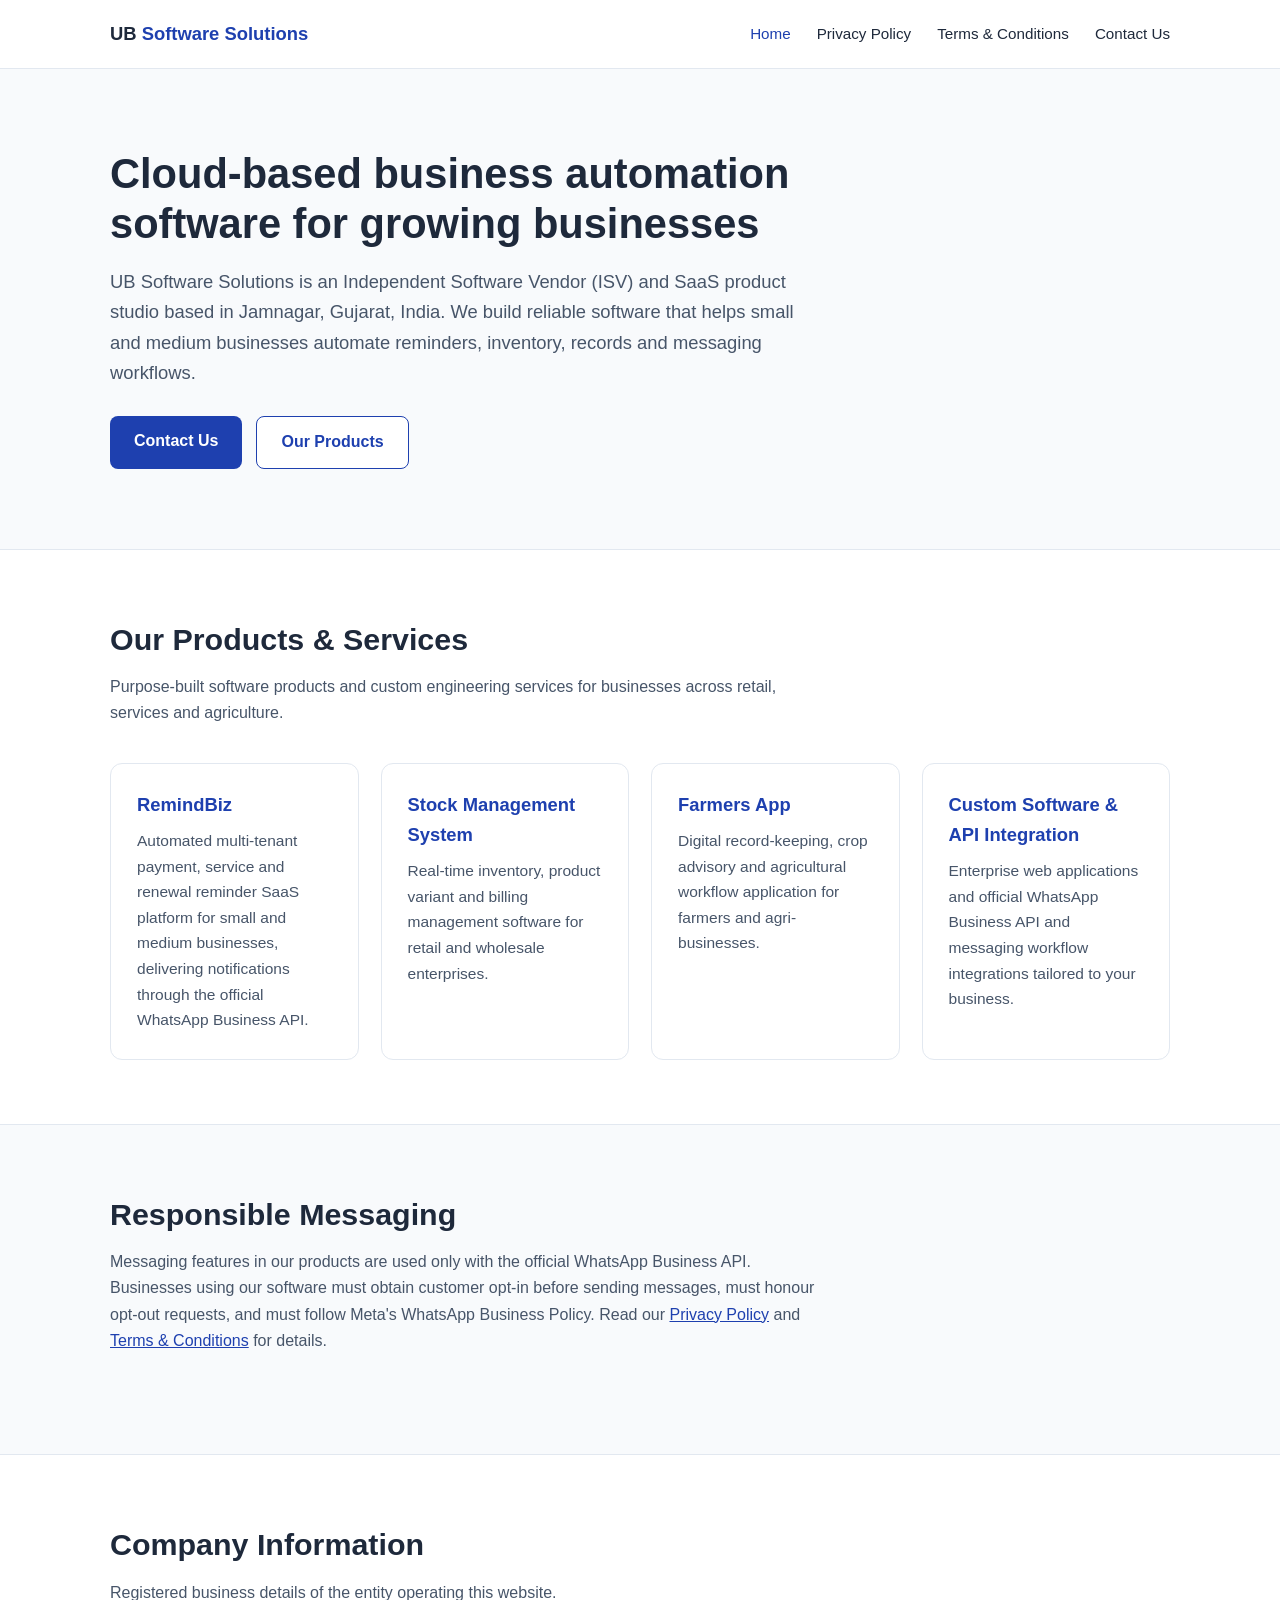
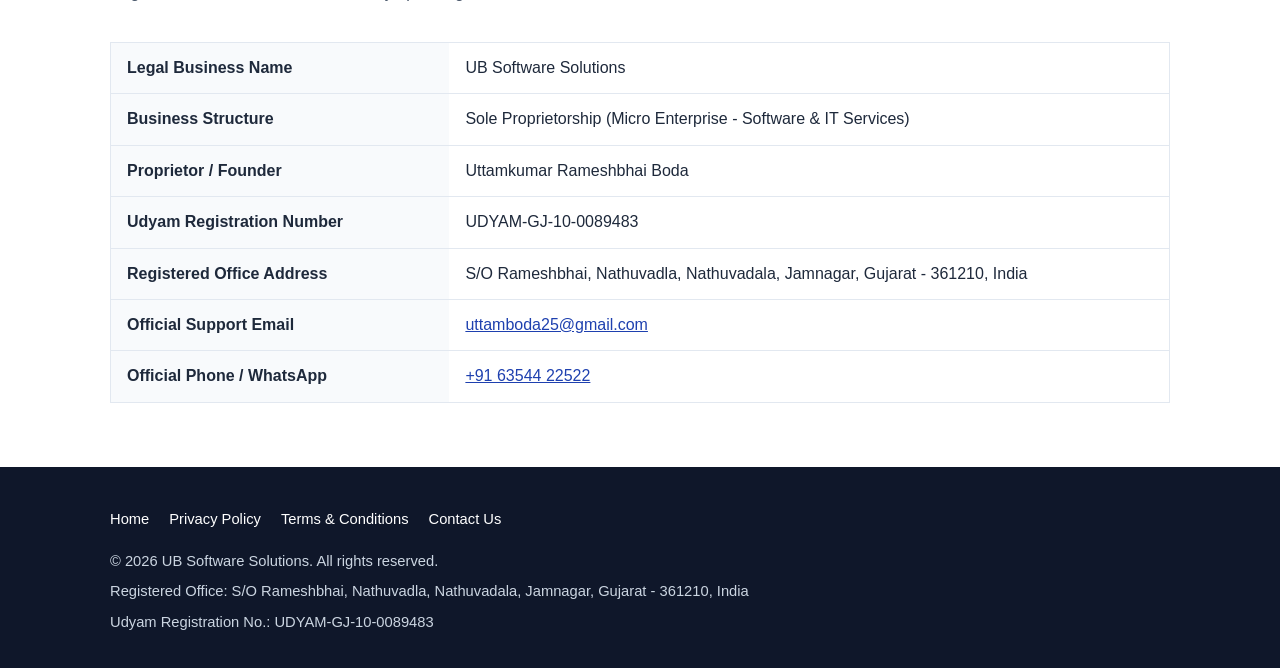
<file: index.html>
<!DOCTYPE html>
<html lang="en">
<head>
  <meta charset="UTF-8" />
  <meta name="viewport" content="width=device-width, initial-scale=1.0" />
  <title>UB Software Solutions | SaaS &amp; Business Automation Software</title>
  <meta name="description" content="UB Software Solutions is an Independent Software Vendor (ISV) building cloud-based business automation tools, including RemindBiz, Stock Management System and Farmers App." />
  <meta name="facebook-domain-verification" content="5dtcrk3jcynp0w3dr5dzy462nuy3rb" />
  <link rel="stylesheet" href="./css/style.css" />
</head>
<body>
  <header class="site-header">
    <div class="container nav">
      <a class="brand" href="./index.html">UB <span>Software Solutions</span></a>
      <button class="nav-toggle" id="navToggle" aria-label="Toggle navigation" aria-expanded="false" aria-controls="navLinks">&#9776;</button>
      <ul class="nav-links" id="navLinks">
        <li><a class="active" href="./index.html">Home</a></li>
        <li><a href="./privacy-policy/index.html">Privacy Policy</a></li>
        <li><a href="./terms/index.html">Terms &amp; Conditions</a></li>
        <li><a href="./contact/index.html">Contact Us</a></li>
      </ul>
    </div>
  </header>

  <main>
    <div class="hero">
      <div class="container">
        <h1>Cloud-based business automation software for growing businesses</h1>
        <p>UB Software Solutions is an Independent Software Vendor (ISV) and SaaS product studio based in Jamnagar, Gujarat, India. We build reliable software that helps small and medium businesses automate reminders, inventory, records and messaging workflows.</p>
        <div class="actions">
          <a class="btn" href="./contact/index.html">Contact Us</a>
          <a class="btn btn-outline" href="#products">Our Products</a>
        </div>
      </div>
    </div>

    <section id="products">
      <div class="container">
        <h2 class="section-title">Our Products &amp; Services</h2>
        <p class="section-sub">Purpose-built software products and custom engineering services for businesses across retail, services and agriculture.</p>
        <div class="grid">
          <div class="card">
            <h3>RemindBiz</h3>
            <p>Automated multi-tenant payment, service and renewal reminder SaaS platform for small and medium businesses, delivering notifications through the official WhatsApp Business API.</p>
          </div>
          <div class="card">
            <h3>Stock Management System</h3>
            <p>Real-time inventory, product variant and billing management software for retail and wholesale enterprises.</p>
          </div>
          <div class="card">
            <h3>Farmers App</h3>
            <p>Digital record-keeping, crop advisory and agricultural workflow application for farmers and agri-businesses.</p>
          </div>
          <div class="card">
            <h3>Custom Software &amp; API Integration</h3>
            <p>Enterprise web applications and official WhatsApp Business API and messaging workflow integrations tailored to your business.</p>
          </div>
        </div>
      </div>
    </section>

    <section class="alt">
      <div class="container">
        <h2 class="section-title">Responsible Messaging</h2>
        <p class="section-sub">Messaging features in our products are used only with the official WhatsApp Business API. Businesses using our software must obtain customer opt-in before sending messages, must honour opt-out requests, and must follow Meta's WhatsApp Business Policy. Read our <a href="./privacy-policy/index.html">Privacy Policy</a> and <a href="./terms/index.html">Terms &amp; Conditions</a> for details.</p>
      </div>
    </section>

    <section>
      <div class="container">
        <h2 class="section-title">Company Information</h2>
        <p class="section-sub">Registered business details of the entity operating this website.</p>
        <table class="details-table">
          <tr><th>Legal Business Name</th><td>UB Software Solutions</td></tr>
          <tr><th>Business Structure</th><td>Sole Proprietorship (Micro Enterprise - Software &amp; IT Services)</td></tr>
          <tr><th>Proprietor / Founder</th><td>Uttamkumar Rameshbhai Boda</td></tr>
          <tr><th>Udyam Registration Number</th><td>UDYAM-GJ-10-0089483</td></tr>
          <tr><th>Registered Office Address</th><td>S/O Rameshbhai, Nathuvadla, Nathuvadala, Jamnagar, Gujarat - 361210, India</td></tr>
          <tr><th>Official Support Email</th><td><a href="mailto:uttamboda25@gmail.com">uttamboda25@gmail.com</a></td></tr>
          <tr><th>Official Phone / WhatsApp</th><td><a href="tel:+916354422522">+91 63544 22522</a></td></tr>
        </table>
      </div>
    </section>
  </main>

  <footer class="site-footer">
    <div class="container">
      <ul class="footer-links">
        <li><a href="./index.html">Home</a></li>
        <li><a href="./privacy-policy/index.html">Privacy Policy</a></li>
        <li><a href="./terms/index.html">Terms &amp; Conditions</a></li>
        <li><a href="./contact/index.html">Contact Us</a></li>
      </ul>
      <p>&copy; 2026 UB Software Solutions. All rights reserved.</p>
      <p>Registered Office: S/O Rameshbhai, Nathuvadla, Nathuvadala, Jamnagar, Gujarat - 361210, India</p>
      <p>Udyam Registration No.: UDYAM-GJ-10-0089483</p>
    </div>
  </footer>

  <script>
    (function () {
      var btn = document.getElementById('navToggle');
      var links = document.getElementById('navLinks');
      btn.addEventListener('click', function () {
        var open = links.classList.toggle('open');
        btn.setAttribute('aria-expanded', open ? 'true' : 'false');
      });
    })();
  </script>
</body>
</html>
</file>
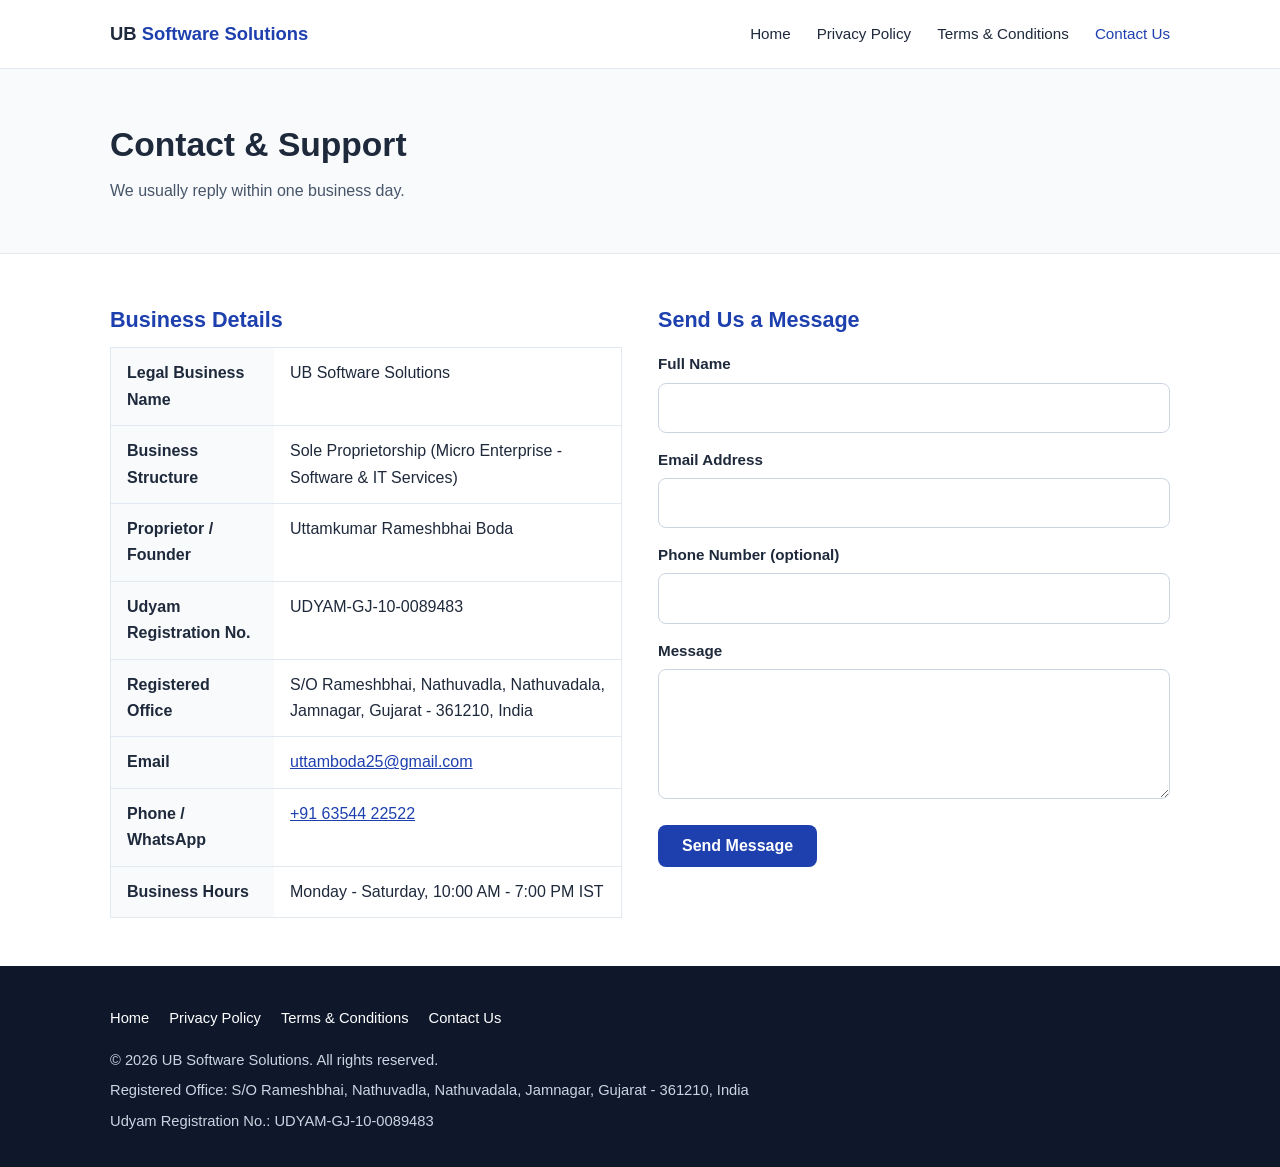
<file: contact/index.html>
<!DOCTYPE html>
<html lang="en">
<head>
  <meta charset="UTF-8" />
  <meta name="viewport" content="width=device-width, initial-scale=1.0" />
  <title>Contact Us | UB Software Solutions</title>
  <meta name="description" content="Contact UB Software Solutions, Jamnagar, Gujarat. Registered address, Udyam number, email, phone and business hours." />
  <link rel="stylesheet" href="../css/style.css" />
</head>
<body>
  <header class="site-header">
    <div class="container nav">
      <a class="brand" href="../index.html">UB <span>Software Solutions</span></a>
      <button class="nav-toggle" id="navToggle" aria-label="Toggle navigation" aria-expanded="false" aria-controls="navLinks">&#9776;</button>
      <ul class="nav-links" id="navLinks">
        <li><a href="../index.html">Home</a></li>
        <li><a href="../privacy-policy/index.html">Privacy Policy</a></li>
        <li><a href="../terms/index.html">Terms &amp; Conditions</a></li>
        <li><a class="active" href="../contact/index.html">Contact Us</a></li>
      </ul>
    </div>
  </header>

  <main>
    <div class="page-head">
      <div class="container">
        <h1>Contact &amp; Support</h1>
        <p>We usually reply within one business day.</p>
      </div>
    </div>

    <div class="content">
      <div class="container contact-grid">
        <div>
          <h2 style="margin-top:0">Business Details</h2>
          <table class="details-table">
            <tr><th>Legal Business Name</th><td>UB Software Solutions</td></tr>
            <tr><th>Business Structure</th><td>Sole Proprietorship (Micro Enterprise - Software &amp; IT Services)</td></tr>
            <tr><th>Proprietor / Founder</th><td>Uttamkumar Rameshbhai Boda</td></tr>
            <tr><th>Udyam Registration No.</th><td>UDYAM-GJ-10-0089483</td></tr>
            <tr><th>Registered Office</th><td>S/O Rameshbhai, Nathuvadla, Nathuvadala, Jamnagar, Gujarat - 361210, India</td></tr>
            <tr><th>Email</th><td><a href="mailto:uttamboda25@gmail.com">uttamboda25@gmail.com</a></td></tr>
            <tr><th>Phone / WhatsApp</th><td><a href="tel:+916354422522">+91 63544 22522</a></td></tr>
            <tr><th>Business Hours</th><td>Monday - Saturday, 10:00 AM - 7:00 PM IST</td></tr>
          </table>
        </div>

        <div>
          <h2 style="margin-top:0">Send Us a Message</h2>
          <form id="contactForm" novalidate>
            <label for="name">Full Name</label>
            <input type="text" id="name" name="name" required autocomplete="name" />

            <label for="email">Email Address</label>
            <input type="email" id="email" name="email" required autocomplete="email" />

            <label for="phone">Phone Number (optional)</label>
            <input type="tel" id="phone" name="phone" autocomplete="tel" />

            <label for="message">Message</label>
            <textarea id="message" name="message" required></textarea>

            <button type="submit" class="btn">Send Message</button>
            <p class="form-status" id="formStatus" role="status" aria-live="polite"></p>
          </form>
        </div>
      </div>
    </div>
  </main>

  <footer class="site-footer">
    <div class="container">
      <ul class="footer-links">
        <li><a href="../index.html">Home</a></li>
        <li><a href="../privacy-policy/index.html">Privacy Policy</a></li>
        <li><a href="../terms/index.html">Terms &amp; Conditions</a></li>
        <li><a href="../contact/index.html">Contact Us</a></li>
      </ul>
      <p>&copy; 2026 UB Software Solutions. All rights reserved.</p>
      <p>Registered Office: S/O Rameshbhai, Nathuvadla, Nathuvadala, Jamnagar, Gujarat - 361210, India</p>
      <p>Udyam Registration No.: UDYAM-GJ-10-0089483</p>
    </div>
  </footer>

  <script>
    (function () {
      var btn = document.getElementById('navToggle');
      var links = document.getElementById('navLinks');
      btn.addEventListener('click', function () {
        var open = links.classList.toggle('open');
        btn.setAttribute('aria-expanded', open ? 'true' : 'false');
      });

      // Contact form: validates, then opens the visitor's email client with the message
      // addressed to the official support email (no backend required on GitHub Pages).
      var form = document.getElementById('contactForm');
      var status = document.getElementById('formStatus');
      form.addEventListener('submit', function (e) {
        e.preventDefault();
        var name = form.name.value.trim();
        var email = form.email.value.trim();
        var phone = form.phone.value.trim();
        var message = form.message.value.trim();
        status.style.color = '#B91C1C';
        if (!name || !message) { status.textContent = 'Please enter your name and message.'; return; }
        if (!/^[^\s@]+@[^\s@]+\.[^\s@]+$/.test(email)) { status.textContent = 'Please enter a valid email address.'; return; }
        var body = 'Name: ' + name + '\nEmail: ' + email + (phone ? '\nPhone: ' + phone : '') + '\n\n' + message;
        window.location.href = 'mailto:uttamboda25@gmail.com?subject=' +
          encodeURIComponent('Website enquiry from ' + name) + '&body=' + encodeURIComponent(body);
        status.style.color = '#166534';
        status.textContent = 'Thank you. Your email app should open with the message ready to send to uttamboda25@gmail.com.';
        form.reset();
      });
    })();
  </script>
</body>
</html>
</file>
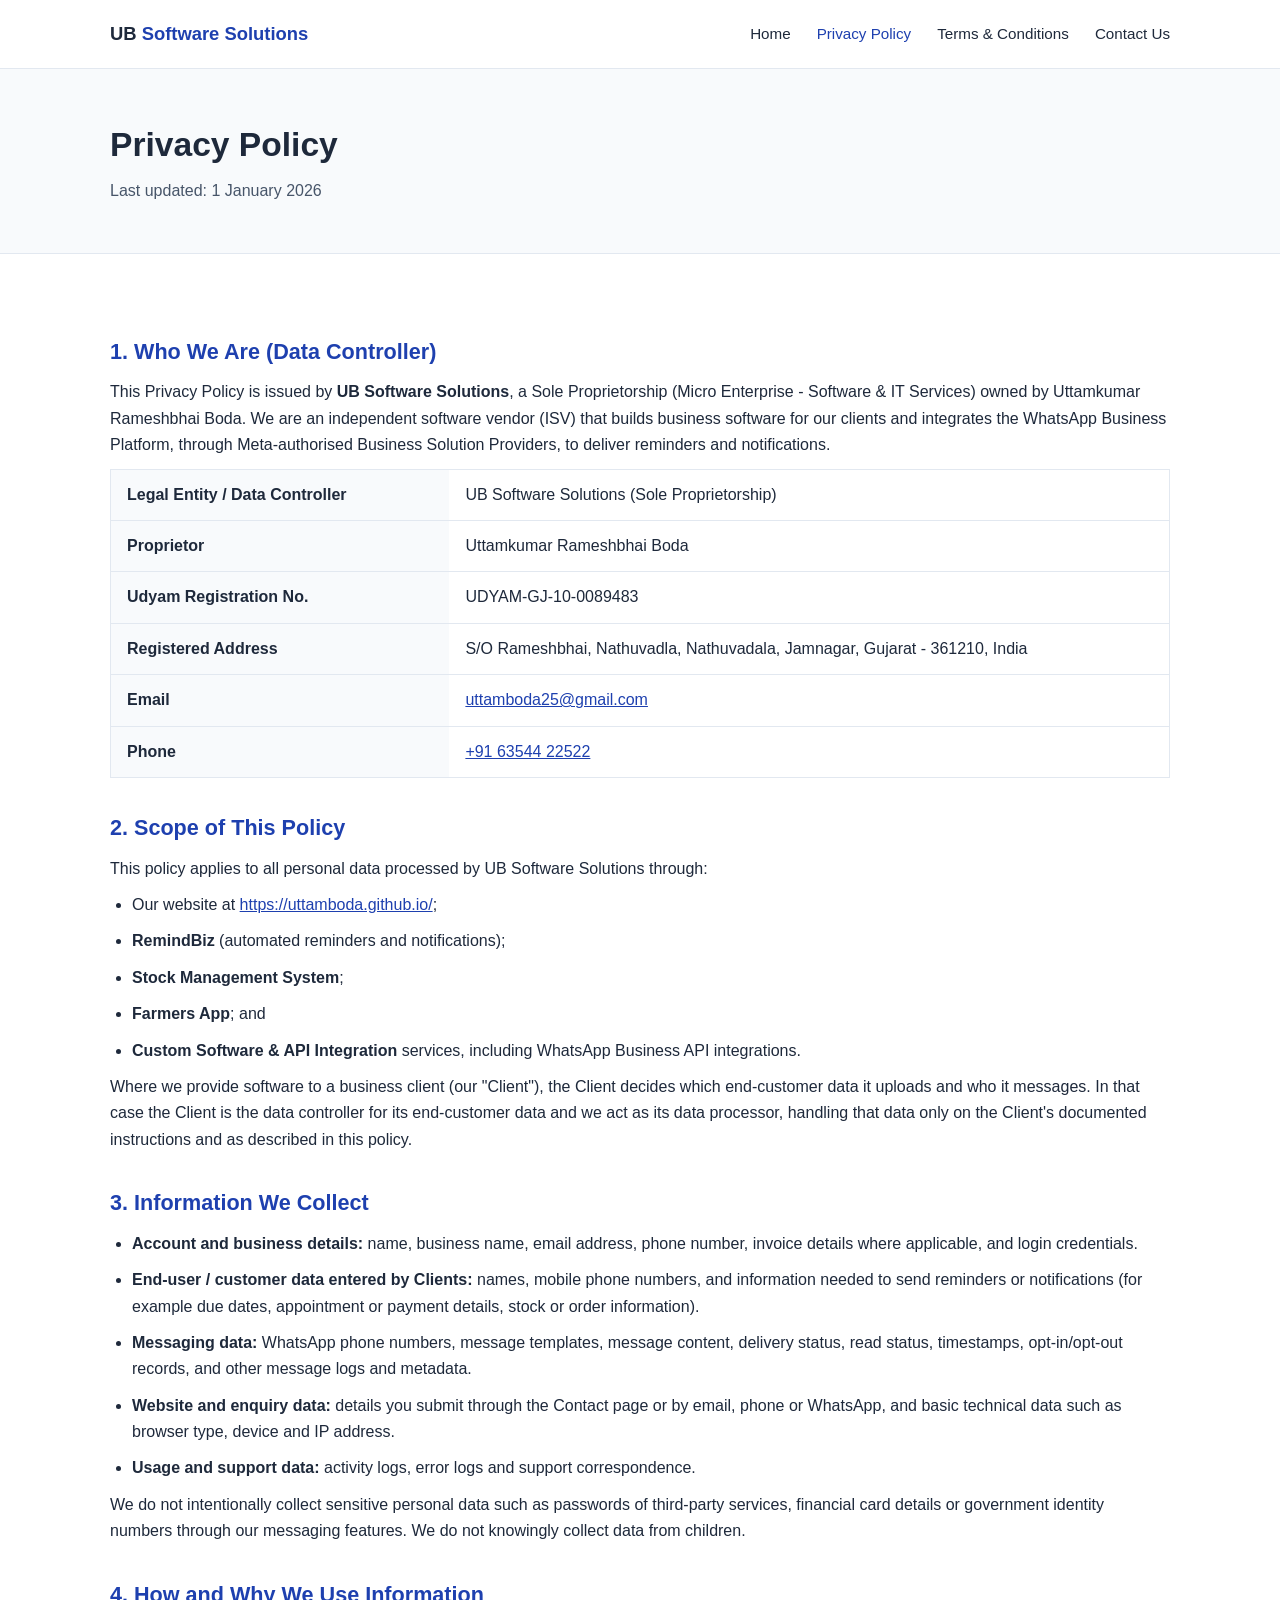
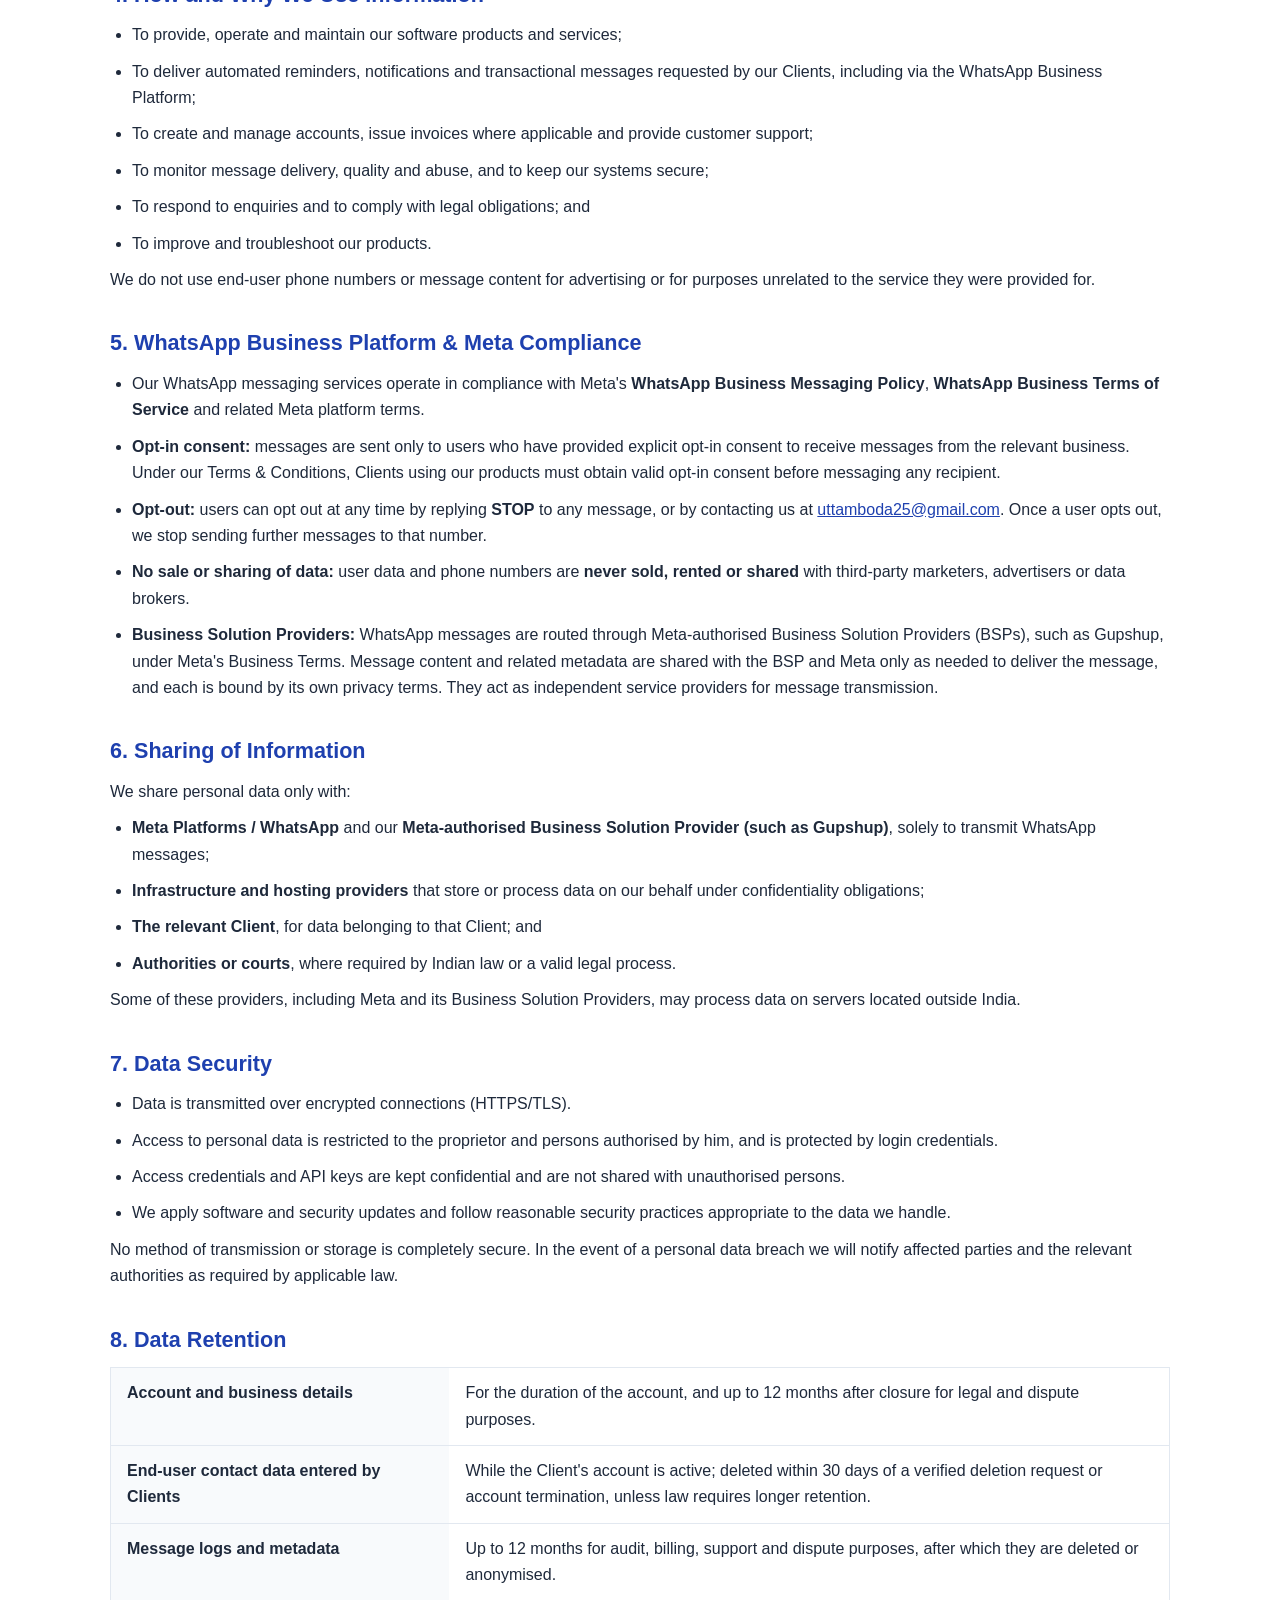
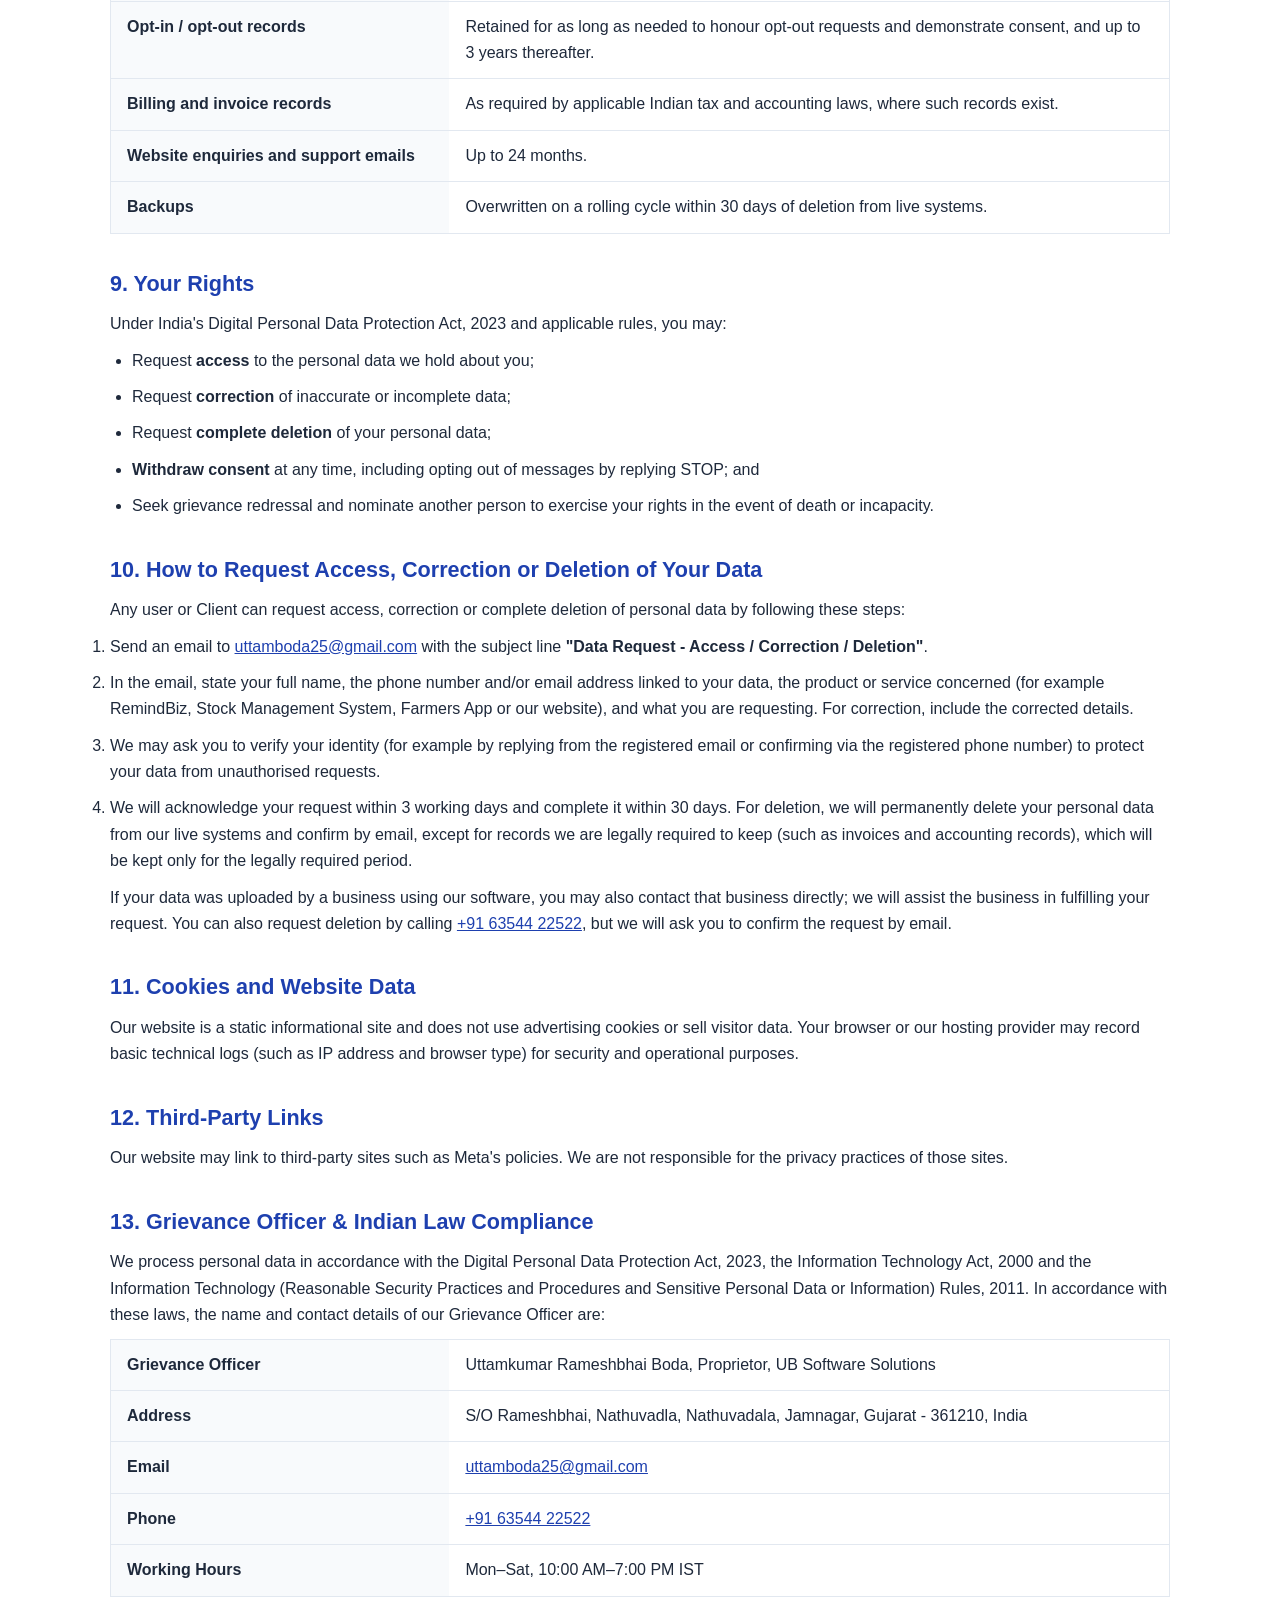
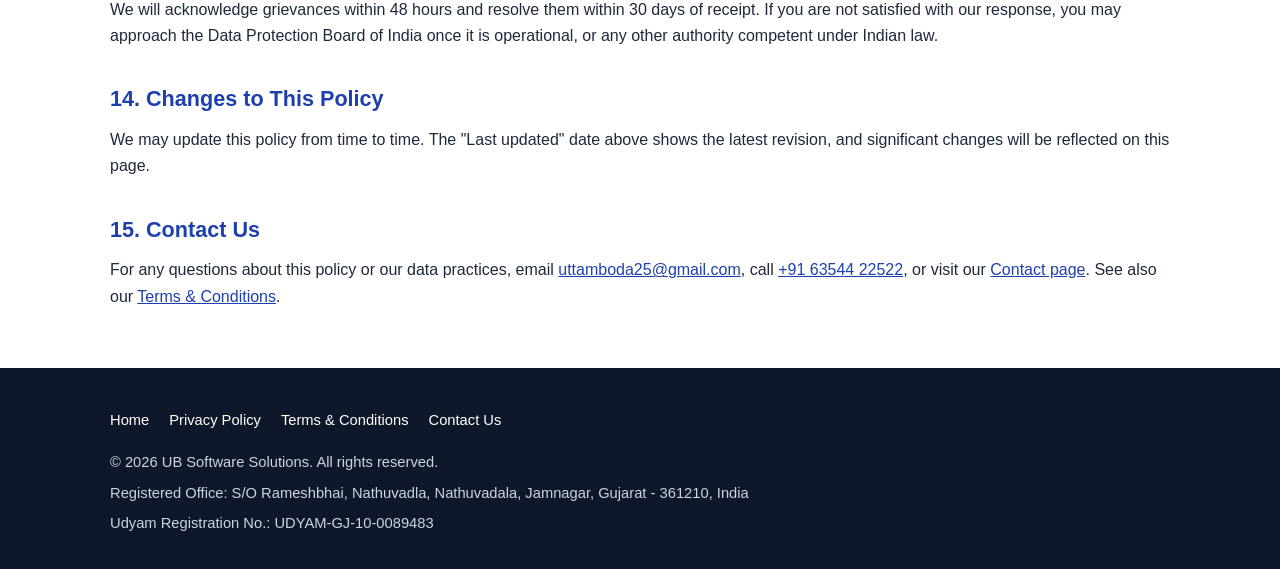
<file: privacy-policy/index.html>
<!DOCTYPE html>
<html lang="en">
<head>
  <meta charset="UTF-8" />
  <meta name="viewport" content="width=device-width, initial-scale=1.0" />
  <title>Privacy Policy | UB Software Solutions</title>
  <meta name="description" content="Privacy Policy of UB Software Solutions covering our website and software products (RemindBiz, Stock Management System, Farmers App, custom software and API integrations), including WhatsApp Business Platform compliance, data retention, deletion requests and grievance redressal." />
  <link rel="stylesheet" href="../css/style.css" />
</head>
<body>
  <header class="site-header">
    <div class="container nav">
      <a class="brand" href="../index.html">UB <span>Software Solutions</span></a>
      <button class="nav-toggle" id="navToggle" aria-label="Toggle navigation" aria-expanded="false" aria-controls="navLinks">&#9776;</button>
      <ul class="nav-links" id="navLinks">
        <li><a href="../index.html">Home</a></li>
        <li><a class="active" href="../privacy-policy/index.html">Privacy Policy</a></li>
        <li><a href="../terms/index.html">Terms &amp; Conditions</a></li>
        <li><a href="../contact/index.html">Contact Us</a></li>
      </ul>
    </div>
  </header>

  <main>
    <div class="page-head">
      <div class="container">
        <h1>Privacy Policy</h1>
        <p>Last updated: 1 January 2026</p>
      </div>
    </div>

    <div class="content">
      <div class="container">

        <h2>1. Who We Are (Data Controller)</h2>
        <p>This Privacy Policy is issued by <strong>UB Software Solutions</strong>, a Sole Proprietorship (Micro Enterprise - Software &amp; IT Services) owned by Uttamkumar Rameshbhai Boda. We are an independent software vendor (ISV) that builds business software for our clients and integrates the WhatsApp Business Platform, through Meta-authorised Business Solution Providers, to deliver reminders and notifications.</p>
        <table class="details-table">
          <tbody>
            <tr><th>Legal Entity / Data Controller</th><td>UB Software Solutions (Sole Proprietorship)</td></tr>
            <tr><th>Proprietor</th><td>Uttamkumar Rameshbhai Boda</td></tr>
            <tr><th>Udyam Registration No.</th><td>UDYAM-GJ-10-0089483</td></tr>
            <tr><th>Registered Address</th><td>S/O Rameshbhai, Nathuvadla, Nathuvadala, Jamnagar, Gujarat - 361210, India</td></tr>
            <tr><th>Email</th><td><a href="mailto:uttamboda25@gmail.com">uttamboda25@gmail.com</a></td></tr>
            <tr><th>Phone</th><td><a href="tel:+916354422522">+91 63544 22522</a></td></tr>
          </tbody>
        </table>

        <h2>2. Scope of This Policy</h2>
        <p>This policy applies to all personal data processed by UB Software Solutions through:</p>
        <ul>
          <li>Our website at <a href="https://uttamboda.github.io/">https://uttamboda.github.io/</a>;</li>
          <li><strong>RemindBiz</strong> (automated reminders and notifications);</li>
          <li><strong>Stock Management System</strong>;</li>
          <li><strong>Farmers App</strong>; and</li>
          <li><strong>Custom Software &amp; API Integration</strong> services, including WhatsApp Business API integrations.</li>
        </ul>
        <p>Where we provide software to a business client (our "Client"), the Client decides which end-customer data it uploads and who it messages. In that case the Client is the data controller for its end-customer data and we act as its data processor, handling that data only on the Client's documented instructions and as described in this policy.</p>

        <h2>3. Information We Collect</h2>
        <ul>
          <li><strong>Account and business details:</strong> name, business name, email address, phone number, invoice details where applicable, and login credentials.</li>
          <li><strong>End-user / customer data entered by Clients:</strong> names, mobile phone numbers, and information needed to send reminders or notifications (for example due dates, appointment or payment details, stock or order information).</li>
          <li><strong>Messaging data:</strong> WhatsApp phone numbers, message templates, message content, delivery status, read status, timestamps, opt-in/opt-out records, and other message logs and metadata.</li>
          <li><strong>Website and enquiry data:</strong> details you submit through the Contact page or by email, phone or WhatsApp, and basic technical data such as browser type, device and IP address.</li>
          <li><strong>Usage and support data:</strong> activity logs, error logs and support correspondence.</li>
        </ul>
        <p>We do not intentionally collect sensitive personal data such as passwords of third-party services, financial card details or government identity numbers through our messaging features. We do not knowingly collect data from children.</p>

        <h2>4. How and Why We Use Information</h2>
        <ul>
          <li>To provide, operate and maintain our software products and services;</li>
          <li>To deliver automated reminders, notifications and transactional messages requested by our Clients, including via the WhatsApp Business Platform;</li>
          <li>To create and manage accounts, issue invoices where applicable and provide customer support;</li>
          <li>To monitor message delivery, quality and abuse, and to keep our systems secure;</li>
          <li>To respond to enquiries and to comply with legal obligations; and</li>
          <li>To improve and troubleshoot our products.</li>
        </ul>
        <p>We do not use end-user phone numbers or message content for advertising or for purposes unrelated to the service they were provided for.</p>

        <h2>5. WhatsApp Business Platform &amp; Meta Compliance</h2>
        <ul>
          <li>Our WhatsApp messaging services operate in compliance with Meta's <strong>WhatsApp Business Messaging Policy</strong>, <strong>WhatsApp Business Terms of Service</strong> and related Meta platform terms.</li>
          <li><strong>Opt-in consent:</strong> messages are sent only to users who have provided explicit opt-in consent to receive messages from the relevant business. Under our Terms &amp; Conditions, Clients using our products must obtain valid opt-in consent before messaging any recipient.</li>
          <li><strong>Opt-out:</strong> users can opt out at any time by replying <strong>STOP</strong> to any message, or by contacting us at <a href="mailto:uttamboda25@gmail.com">uttamboda25@gmail.com</a>. Once a user opts out, we stop sending further messages to that number.</li>
          <li><strong>No sale or sharing of data:</strong> user data and phone numbers are <strong>never sold, rented or shared</strong> with third-party marketers, advertisers or data brokers.</li>
          <li><strong>Business Solution Providers:</strong> WhatsApp messages are routed through Meta-authorised Business Solution Providers (BSPs), such as Gupshup, under Meta's Business Terms. Message content and related metadata are shared with the BSP and Meta only as needed to deliver the message, and each is bound by its own privacy terms. They act as independent service providers for message transmission.</li>
        </ul>

        <h2>6. Sharing of Information</h2>
        <p>We share personal data only with:</p>
        <ul>
          <li><strong>Meta Platforms / WhatsApp</strong> and our <strong>Meta-authorised Business Solution Provider (such as Gupshup)</strong>, solely to transmit WhatsApp messages;</li>
          <li><strong>Infrastructure and hosting providers</strong> that store or process data on our behalf under confidentiality obligations;</li>
          <li><strong>The relevant Client</strong>, for data belonging to that Client; and</li>
          <li><strong>Authorities or courts</strong>, where required by Indian law or a valid legal process.</li>
        </ul>
        <p>Some of these providers, including Meta and its Business Solution Providers, may process data on servers located outside India.</p>

        <h2>7. Data Security</h2>
        <ul>
          <li>Data is transmitted over encrypted connections (HTTPS/TLS).</li>
          <li>Access to personal data is restricted to the proprietor and persons authorised by him, and is protected by login credentials.</li>
          <li>Access credentials and API keys are kept confidential and are not shared with unauthorised persons.</li>
          <li>We apply software and security updates and follow reasonable security practices appropriate to the data we handle.</li>
        </ul>
        <p>No method of transmission or storage is completely secure. In the event of a personal data breach we will notify affected parties and the relevant authorities as required by applicable law.</p>

        <h2>8. Data Retention</h2>
        <table class="details-table">
          <tbody>
            <tr><th>Account and business details</th><td>For the duration of the account, and up to 12 months after closure for legal and dispute purposes.</td></tr>
            <tr><th>End-user contact data entered by Clients</th><td>While the Client's account is active; deleted within 30 days of a verified deletion request or account termination, unless law requires longer retention.</td></tr>
            <tr><th>Message logs and metadata</th><td>Up to 12 months for audit, billing, support and dispute purposes, after which they are deleted or anonymised.</td></tr>
            <tr><th>Opt-in / opt-out records</th><td>Retained for as long as needed to honour opt-out requests and demonstrate consent, and up to 3 years thereafter.</td></tr>
            <tr><th>Billing and invoice records</th><td>As required by applicable Indian tax and accounting laws, where such records exist.</td></tr>
            <tr><th>Website enquiries and support emails</th><td>Up to 24 months.</td></tr>
            <tr><th>Backups</th><td>Overwritten on a rolling cycle within 30 days of deletion from live systems.</td></tr>
          </tbody>
        </table>

        <h2>9. Your Rights</h2>
        <p>Under India's Digital Personal Data Protection Act, 2023 and applicable rules, you may:</p>
        <ul>
          <li>Request <strong>access</strong> to the personal data we hold about you;</li>
          <li>Request <strong>correction</strong> of inaccurate or incomplete data;</li>
          <li>Request <strong>complete deletion</strong> of your personal data;</li>
          <li><strong>Withdraw consent</strong> at any time, including opting out of messages by replying STOP; and</li>
          <li>Seek grievance redressal and nominate another person to exercise your rights in the event of death or incapacity.</li>
        </ul>

        <h2>10. How to Request Access, Correction or Deletion of Your Data</h2>
        <p>Any user or Client can request access, correction or complete deletion of personal data by following these steps:</p>
        <ol>
          <li>Send an email to <a href="mailto:uttamboda25@gmail.com">uttamboda25@gmail.com</a> with the subject line <strong>"Data Request - Access / Correction / Deletion"</strong>.</li>
          <li>In the email, state your full name, the phone number and/or email address linked to your data, the product or service concerned (for example RemindBiz, Stock Management System, Farmers App or our website), and what you are requesting. For correction, include the corrected details.</li>
          <li>We may ask you to verify your identity (for example by replying from the registered email or confirming via the registered phone number) to protect your data from unauthorised requests.</li>
          <li>We will acknowledge your request within 3 working days and complete it within 30 days. For deletion, we will permanently delete your personal data from our live systems and confirm by email, except for records we are legally required to keep (such as invoices and accounting records), which will be kept only for the legally required period.</li>
        </ol>
        <p>If your data was uploaded by a business using our software, you may also contact that business directly; we will assist the business in fulfilling your request. You can also request deletion by calling <a href="tel:+916354422522">+91 63544 22522</a>, but we will ask you to confirm the request by email.</p>

        <h2>11. Cookies and Website Data</h2>
        <p>Our website is a static informational site and does not use advertising cookies or sell visitor data. Your browser or our hosting provider may record basic technical logs (such as IP address and browser type) for security and operational purposes.</p>

        <h2>12. Third-Party Links</h2>
        <p>Our website may link to third-party sites such as Meta's policies. We are not responsible for the privacy practices of those sites.</p>

        <h2>13. Grievance Officer &amp; Indian Law Compliance</h2>
        <p>We process personal data in accordance with the Digital Personal Data Protection Act, 2023, the Information Technology Act, 2000 and the Information Technology (Reasonable Security Practices and Procedures and Sensitive Personal Data or Information) Rules, 2011. In accordance with these laws, the name and contact details of our Grievance Officer are:</p>
        <table class="details-table">
          <tbody>
            <tr><th>Grievance Officer</th><td>Uttamkumar Rameshbhai Boda, Proprietor, UB Software Solutions</td></tr>
            <tr><th>Address</th><td>S/O Rameshbhai, Nathuvadla, Nathuvadala, Jamnagar, Gujarat - 361210, India</td></tr>
            <tr><th>Email</th><td><a href="mailto:uttamboda25@gmail.com">uttamboda25@gmail.com</a></td></tr>
            <tr><th>Phone</th><td><a href="tel:+916354422522">+91 63544 22522</a></td></tr>
            <tr><th>Working Hours</th><td>Mon&ndash;Sat, 10:00 AM&ndash;7:00 PM IST</td></tr>
          </tbody>
        </table>
        <p>We will acknowledge grievances within 48 hours and resolve them within 30 days of receipt. If you are not satisfied with our response, you may approach the Data Protection Board of India once it is operational, or any other authority competent under Indian law.</p>

        <h2>14. Changes to This Policy</h2>
        <p>We may update this policy from time to time. The "Last updated" date above shows the latest revision, and significant changes will be reflected on this page.</p>

        <h2>15. Contact Us</h2>
        <p>For any questions about this policy or our data practices, email <a href="mailto:uttamboda25@gmail.com">uttamboda25@gmail.com</a>, call <a href="tel:+916354422522">+91 63544 22522</a>, or visit our <a href="../contact/index.html">Contact page</a>. See also our <a href="../terms/index.html">Terms &amp; Conditions</a>.</p>
      </div>
    </div>
  </main>

  <footer class="site-footer">
    <div class="container">
      <ul class="footer-links">
        <li><a href="../index.html">Home</a></li>
        <li><a href="../privacy-policy/index.html">Privacy Policy</a></li>
        <li><a href="../terms/index.html">Terms &amp; Conditions</a></li>
        <li><a href="../contact/index.html">Contact Us</a></li>
      </ul>
      <p>&copy; 2026 UB Software Solutions. All rights reserved.</p>
      <p>Registered Office: S/O Rameshbhai, Nathuvadla, Nathuvadala, Jamnagar, Gujarat - 361210, India</p>
      <p>Udyam Registration No.: UDYAM-GJ-10-0089483</p>
    </div>
  </footer>

  <script>
    (function () {
      var btn = document.getElementById('navToggle');
      var links = document.getElementById('navLinks');
      btn.addEventListener('click', function () {
        var open = links.classList.toggle('open');
        btn.setAttribute('aria-expanded', open ? 'true' : 'false');
      });
    })();
  </script>
</body>
</html>
</file>
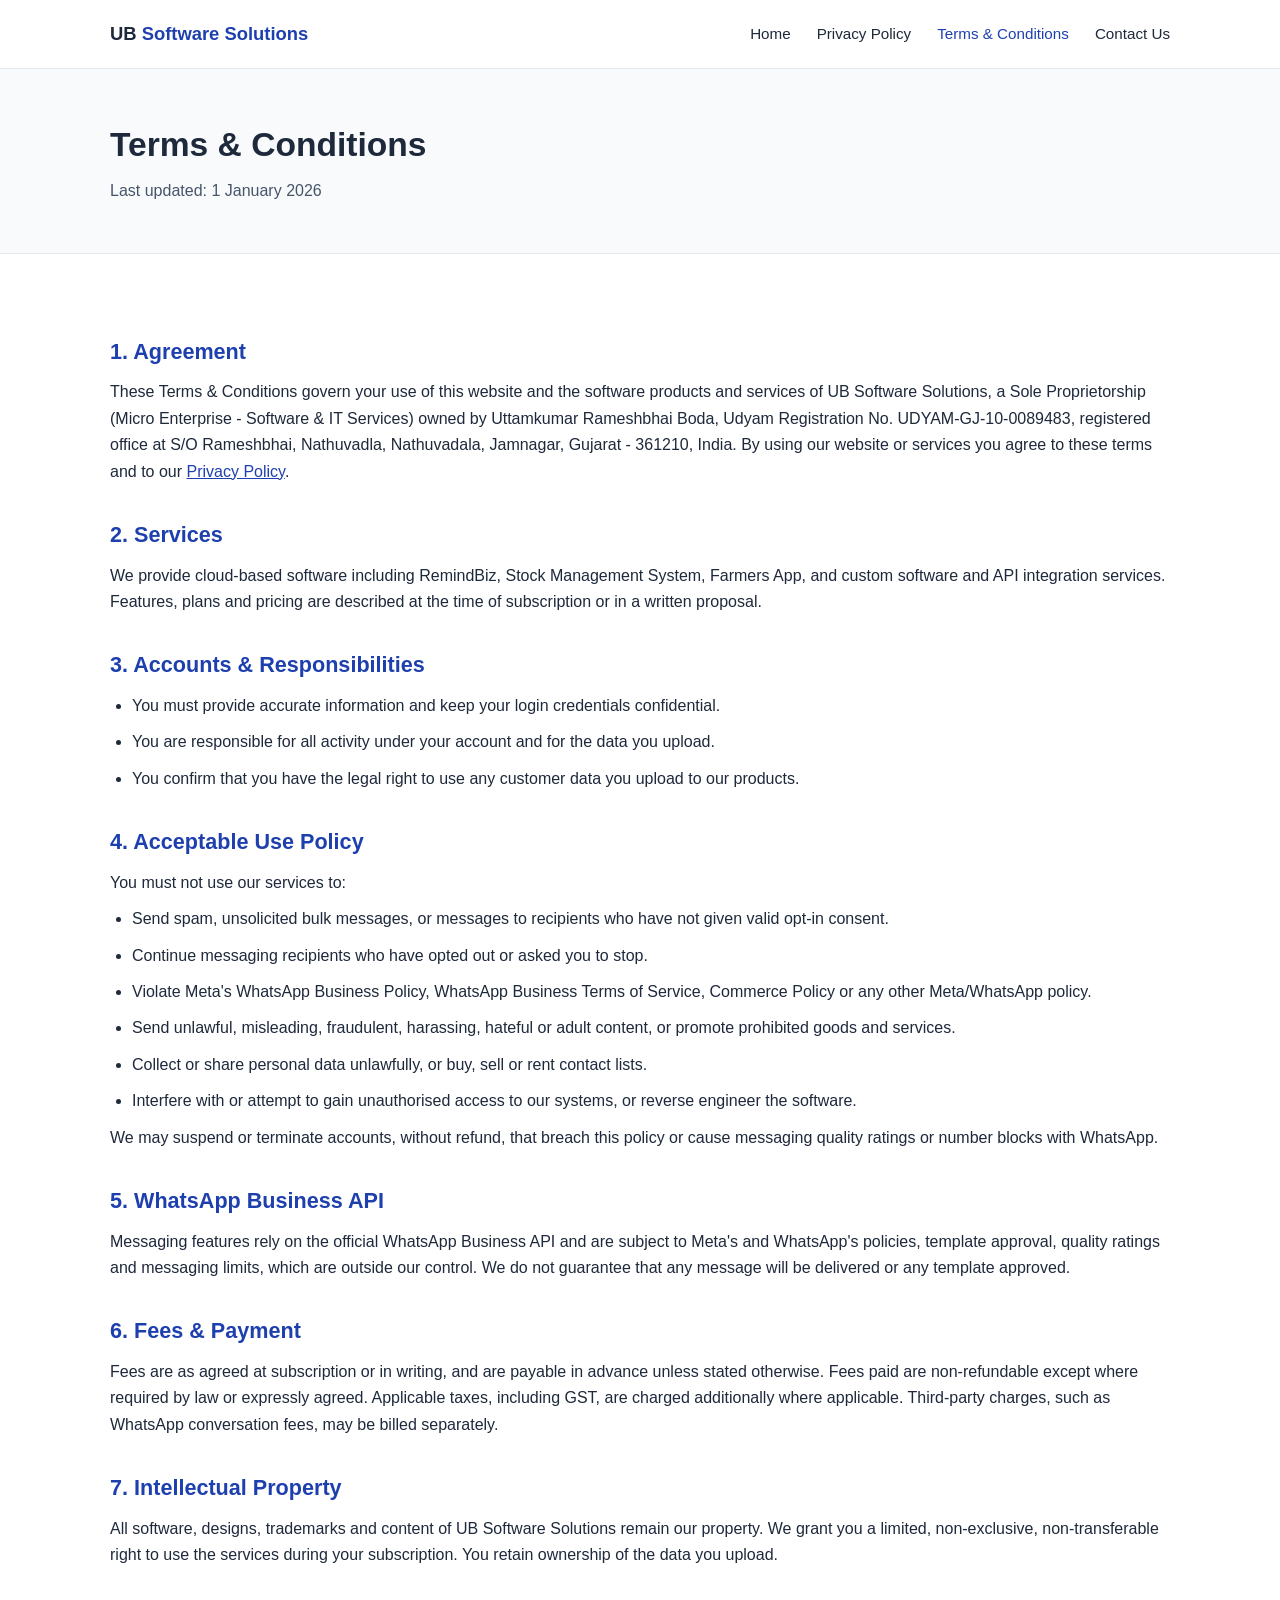
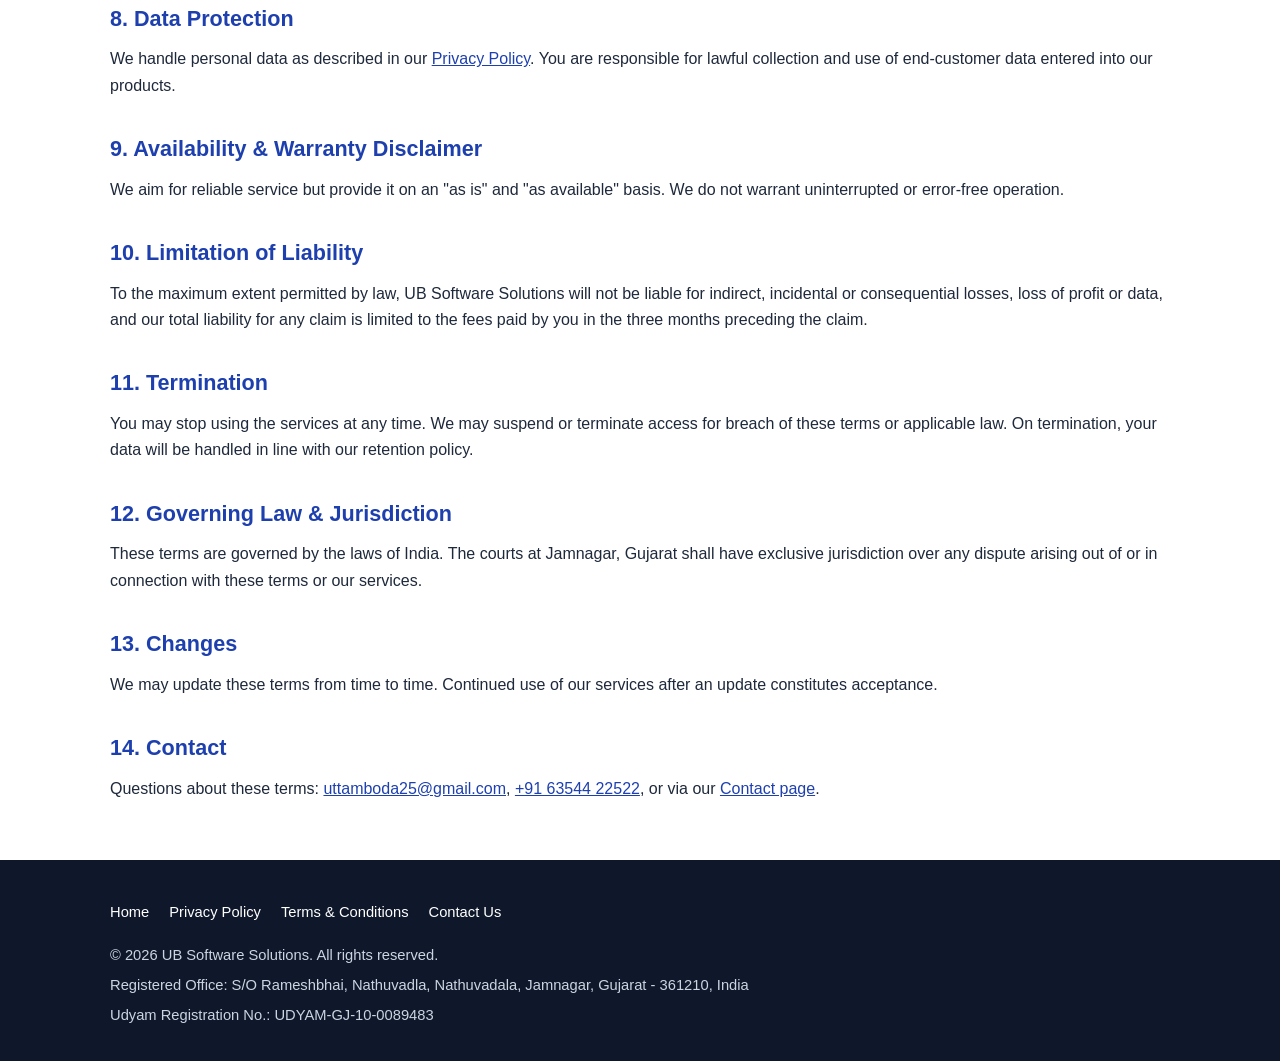
<file: terms/index.html>
<!DOCTYPE html>
<html lang="en">
<head>
  <meta charset="UTF-8" />
  <meta name="viewport" content="width=device-width, initial-scale=1.0" />
  <title>Terms &amp; Conditions | UB Software Solutions</title>
  <meta name="description" content="Terms and Conditions and Acceptable Use Policy for software and services provided by UB Software Solutions." />
  <link rel="stylesheet" href="../css/style.css" />
</head>
<body>
  <header class="site-header">
    <div class="container nav">
      <a class="brand" href="../index.html">UB <span>Software Solutions</span></a>
      <button class="nav-toggle" id="navToggle" aria-label="Toggle navigation" aria-expanded="false" aria-controls="navLinks">&#9776;</button>
      <ul class="nav-links" id="navLinks">
        <li><a href="../index.html">Home</a></li>
        <li><a href="../privacy-policy/index.html">Privacy Policy</a></li>
        <li><a class="active" href="../terms/index.html">Terms &amp; Conditions</a></li>
        <li><a href="../contact/index.html">Contact Us</a></li>
      </ul>
    </div>
  </header>

  <main>
    <div class="page-head">
      <div class="container">
        <h1>Terms &amp; Conditions</h1>
        <p>Last updated: 1 January 2026</p>
      </div>
    </div>

    <div class="content">
      <div class="container">
        <h2>1. Agreement</h2>
        <p>These Terms &amp; Conditions govern your use of this website and the software products and services of UB Software Solutions, a Sole Proprietorship (Micro Enterprise - Software &amp; IT Services) owned by Uttamkumar Rameshbhai Boda, Udyam Registration No. UDYAM-GJ-10-0089483, registered office at S/O Rameshbhai, Nathuvadla, Nathuvadala, Jamnagar, Gujarat - 361210, India. By using our website or services you agree to these terms and to our <a href="../privacy-policy/index.html">Privacy Policy</a>.</p>

        <h2>2. Services</h2>
        <p>We provide cloud-based software including RemindBiz, Stock Management System, Farmers App, and custom software and API integration services. Features, plans and pricing are described at the time of subscription or in a written proposal.</p>

        <h2>3. Accounts &amp; Responsibilities</h2>
        <ul>
          <li>You must provide accurate information and keep your login credentials confidential.</li>
          <li>You are responsible for all activity under your account and for the data you upload.</li>
          <li>You confirm that you have the legal right to use any customer data you upload to our products.</li>
        </ul>

        <h2>4. Acceptable Use Policy</h2>
        <p>You must not use our services to:</p>
        <ul>
          <li>Send spam, unsolicited bulk messages, or messages to recipients who have not given valid opt-in consent.</li>
          <li>Continue messaging recipients who have opted out or asked you to stop.</li>
          <li>Violate Meta's WhatsApp Business Policy, WhatsApp Business Terms of Service, Commerce Policy or any other Meta/WhatsApp policy.</li>
          <li>Send unlawful, misleading, fraudulent, harassing, hateful or adult content, or promote prohibited goods and services.</li>
          <li>Collect or share personal data unlawfully, or buy, sell or rent contact lists.</li>
          <li>Interfere with or attempt to gain unauthorised access to our systems, or reverse engineer the software.</li>
        </ul>
        <p>We may suspend or terminate accounts, without refund, that breach this policy or cause messaging quality ratings or number blocks with WhatsApp.</p>

        <h2>5. WhatsApp Business API</h2>
        <p>Messaging features rely on the official WhatsApp Business API and are subject to Meta's and WhatsApp's policies, template approval, quality ratings and messaging limits, which are outside our control. We do not guarantee that any message will be delivered or any template approved.</p>

        <h2>6. Fees &amp; Payment</h2>
        <p>Fees are as agreed at subscription or in writing, and are payable in advance unless stated otherwise. Fees paid are non-refundable except where required by law or expressly agreed. Applicable taxes, including GST, are charged additionally where applicable. Third-party charges, such as WhatsApp conversation fees, may be billed separately.</p>

        <h2>7. Intellectual Property</h2>
        <p>All software, designs, trademarks and content of UB Software Solutions remain our property. We grant you a limited, non-exclusive, non-transferable right to use the services during your subscription. You retain ownership of the data you upload.</p>

        <h2>8. Data Protection</h2>
        <p>We handle personal data as described in our <a href="../privacy-policy/index.html">Privacy Policy</a>. You are responsible for lawful collection and use of end-customer data entered into our products.</p>

        <h2>9. Availability &amp; Warranty Disclaimer</h2>
        <p>We aim for reliable service but provide it on an "as is" and "as available" basis. We do not warrant uninterrupted or error-free operation.</p>

        <h2>10. Limitation of Liability</h2>
        <p>To the maximum extent permitted by law, UB Software Solutions will not be liable for indirect, incidental or consequential losses, loss of profit or data, and our total liability for any claim is limited to the fees paid by you in the three months preceding the claim.</p>

        <h2>11. Termination</h2>
        <p>You may stop using the services at any time. We may suspend or terminate access for breach of these terms or applicable law. On termination, your data will be handled in line with our retention policy.</p>

        <h2>12. Governing Law &amp; Jurisdiction</h2>
        <p>These terms are governed by the laws of India. The courts at Jamnagar, Gujarat shall have exclusive jurisdiction over any dispute arising out of or in connection with these terms or our services.</p>

        <h2>13. Changes</h2>
        <p>We may update these terms from time to time. Continued use of our services after an update constitutes acceptance.</p>

        <h2>14. Contact</h2>
        <p>Questions about these terms: <a href="mailto:uttamboda25@gmail.com">uttamboda25@gmail.com</a>, <a href="tel:+916354422522">+91 63544 22522</a>, or via our <a href="../contact/index.html">Contact page</a>.</p>
      </div>
    </div>
  </main>

  <footer class="site-footer">
    <div class="container">
      <ul class="footer-links">
        <li><a href="../index.html">Home</a></li>
        <li><a href="../privacy-policy/index.html">Privacy Policy</a></li>
        <li><a href="../terms/index.html">Terms &amp; Conditions</a></li>
        <li><a href="../contact/index.html">Contact Us</a></li>
      </ul>
      <p>&copy; 2026 UB Software Solutions. All rights reserved.</p>
      <p>Registered Office: S/O Rameshbhai, Nathuvadla, Nathuvadala, Jamnagar, Gujarat - 361210, India</p>
      <p>Udyam Registration No.: UDYAM-GJ-10-0089483</p>
    </div>
  </footer>

  <script>
    (function () {
      var btn = document.getElementById('navToggle');
      var links = document.getElementById('navLinks');
      btn.addEventListener('click', function () {
        var open = links.classList.toggle('open');
        btn.setAttribute('aria-expanded', open ? 'true' : 'false');
      });
    })();
  </script>
</body>
</html>
</file>
<file: css/style.css>
/* UB Software Solutions - shared stylesheet */
:root {
  --accent: #1E40AF;
  --accent-dark: #1E3A8A;
  --text: #1E293B;
  --muted: #475569;
  --border: #E2E8F0;
  --bg-soft: #F8FAFC;
}
* { box-sizing: border-box; margin: 0; padding: 0; }
html { scroll-behavior: smooth; }
body {
  font-family: -apple-system, BlinkMacSystemFont, "Segoe UI", Roboto, Helvetica, Arial, sans-serif;
  color: var(--text);
  background: #fff;
  line-height: 1.65;
}
a { color: var(--accent); }
a:hover { color: var(--accent-dark); }
.container { width: 100%; max-width: 1100px; margin: 0 auto; padding: 0 20px; }

/* Header / nav */
.site-header { position: sticky; top: 0; z-index: 50; background: #fff; border-bottom: 1px solid var(--border); }
.nav { display: flex; align-items: center; justify-content: space-between; height: 68px; }
.brand { font-weight: 700; font-size: 1.15rem; color: var(--text); text-decoration: none; }
.brand span { color: var(--accent); }
.nav-links { display: flex; gap: 26px; list-style: none; align-items: center; }
.nav-links a { text-decoration: none; color: var(--text); font-weight: 500; font-size: .95rem; }
.nav-links a:hover, .nav-links a.active { color: var(--accent); }
.nav-toggle {
  display: none; background: none; border: 1px solid var(--border); border-radius: 6px;
  padding: 8px 10px; cursor: pointer; font-size: 1.2rem; line-height: 1; color: var(--text);
}

/* Buttons */
.btn {
  display: inline-block; background: var(--accent); color: #fff; padding: 12px 24px;
  border-radius: 8px; text-decoration: none; font-weight: 600; border: none; cursor: pointer; font-size: 1rem;
}
.btn:hover { background: var(--accent-dark); color: #fff; }
.btn-outline { background: #fff; color: var(--accent); border: 1.5px solid var(--accent); }
.btn-outline:hover { background: var(--bg-soft); color: var(--accent-dark); }

/* Hero */
.hero { background: var(--bg-soft); border-bottom: 1px solid var(--border); padding: 80px 0; }
.hero h1 { font-size: 2.6rem; line-height: 1.2; max-width: 760px; margin-bottom: 18px; }
.hero p { color: var(--muted); font-size: 1.15rem; max-width: 700px; margin-bottom: 28px; }
.hero .actions { display: flex; gap: 14px; flex-wrap: wrap; }

/* Sections */
section { padding: 64px 0; }
.section-title { font-size: 1.9rem; margin-bottom: 10px; }
.section-sub { color: var(--muted); max-width: 720px; margin-bottom: 36px; }
.grid { display: grid; grid-template-columns: repeat(auto-fit, minmax(240px, 1fr)); gap: 22px; }
.card { border: 1px solid var(--border); border-radius: 12px; padding: 26px; background: #fff; }
.card h3 { margin-bottom: 8px; color: var(--accent); font-size: 1.15rem; }
.card p { color: var(--muted); font-size: .97rem; }
.alt { background: var(--bg-soft); border-top: 1px solid var(--border); border-bottom: 1px solid var(--border); }
.details-table { width: 100%; border-collapse: collapse; background: #fff; border: 1px solid var(--border); }
.details-table th, .details-table td { text-align: left; padding: 12px 16px; border-bottom: 1px solid var(--border); vertical-align: top; }
.details-table th { width: 32%; background: var(--bg-soft); font-weight: 600; }

/* Inner pages */
.page-head { background: var(--bg-soft); border-bottom: 1px solid var(--border); padding: 48px 0; }
.page-head h1 { font-size: 2.1rem; }
.page-head p { color: var(--muted); margin-top: 6px; }
.content { padding: 48px 0; }
.content h2 { font-size: 1.35rem; margin: 32px 0 10px; color: var(--accent); }
.content p, .content li { color: var(--text); margin-bottom: 10px; }
.content ul { padding-left: 22px; margin-bottom: 10px; }

/* Contact */
.contact-grid { display: grid; grid-template-columns: 1fr 1fr; gap: 36px; }
form label { display: block; font-weight: 600; margin: 14px 0 6px; font-size: .95rem; }
form input, form textarea {
  width: 100%; padding: 11px 13px; border: 1px solid #CBD5E1; border-radius: 8px;
  font: inherit; color: var(--text);
}
form input:focus, form textarea:focus { outline: 2px solid var(--accent); border-color: var(--accent); }
form textarea { min-height: 130px; resize: vertical; }
form .btn { margin-top: 18px; }
.form-status { margin-top: 14px; font-weight: 600; color: #166534; }

/* Footer */
.site-footer { background: #0F172A; color: #CBD5E1; padding: 40px 0 28px; font-size: .92rem; }
.site-footer a { color: #fff; text-decoration: none; }
.site-footer a:hover { text-decoration: underline; color: #fff; }
.footer-links { display: flex; flex-wrap: wrap; gap: 20px; list-style: none; margin-bottom: 18px; }
.site-footer p { margin-bottom: 6px; }

/* Responsive */
@media (max-width: 760px) {
  .nav-toggle { display: block; }
  .nav-links {
    display: none; position: absolute; top: 68px; left: 0; right: 0; background: #fff;
    flex-direction: column; align-items: flex-start; gap: 0; border-bottom: 1px solid var(--border);
  }
  .nav-links.open { display: flex; }
  .nav-links li { width: 100%; }
  .nav-links a { display: block; padding: 14px 20px; border-top: 1px solid var(--border); }
  .hero { padding: 54px 0; }
  .hero h1 { font-size: 1.9rem; }
  .contact-grid { grid-template-columns: 1fr; }
  .details-table th { width: 40%; }
}
</file>
